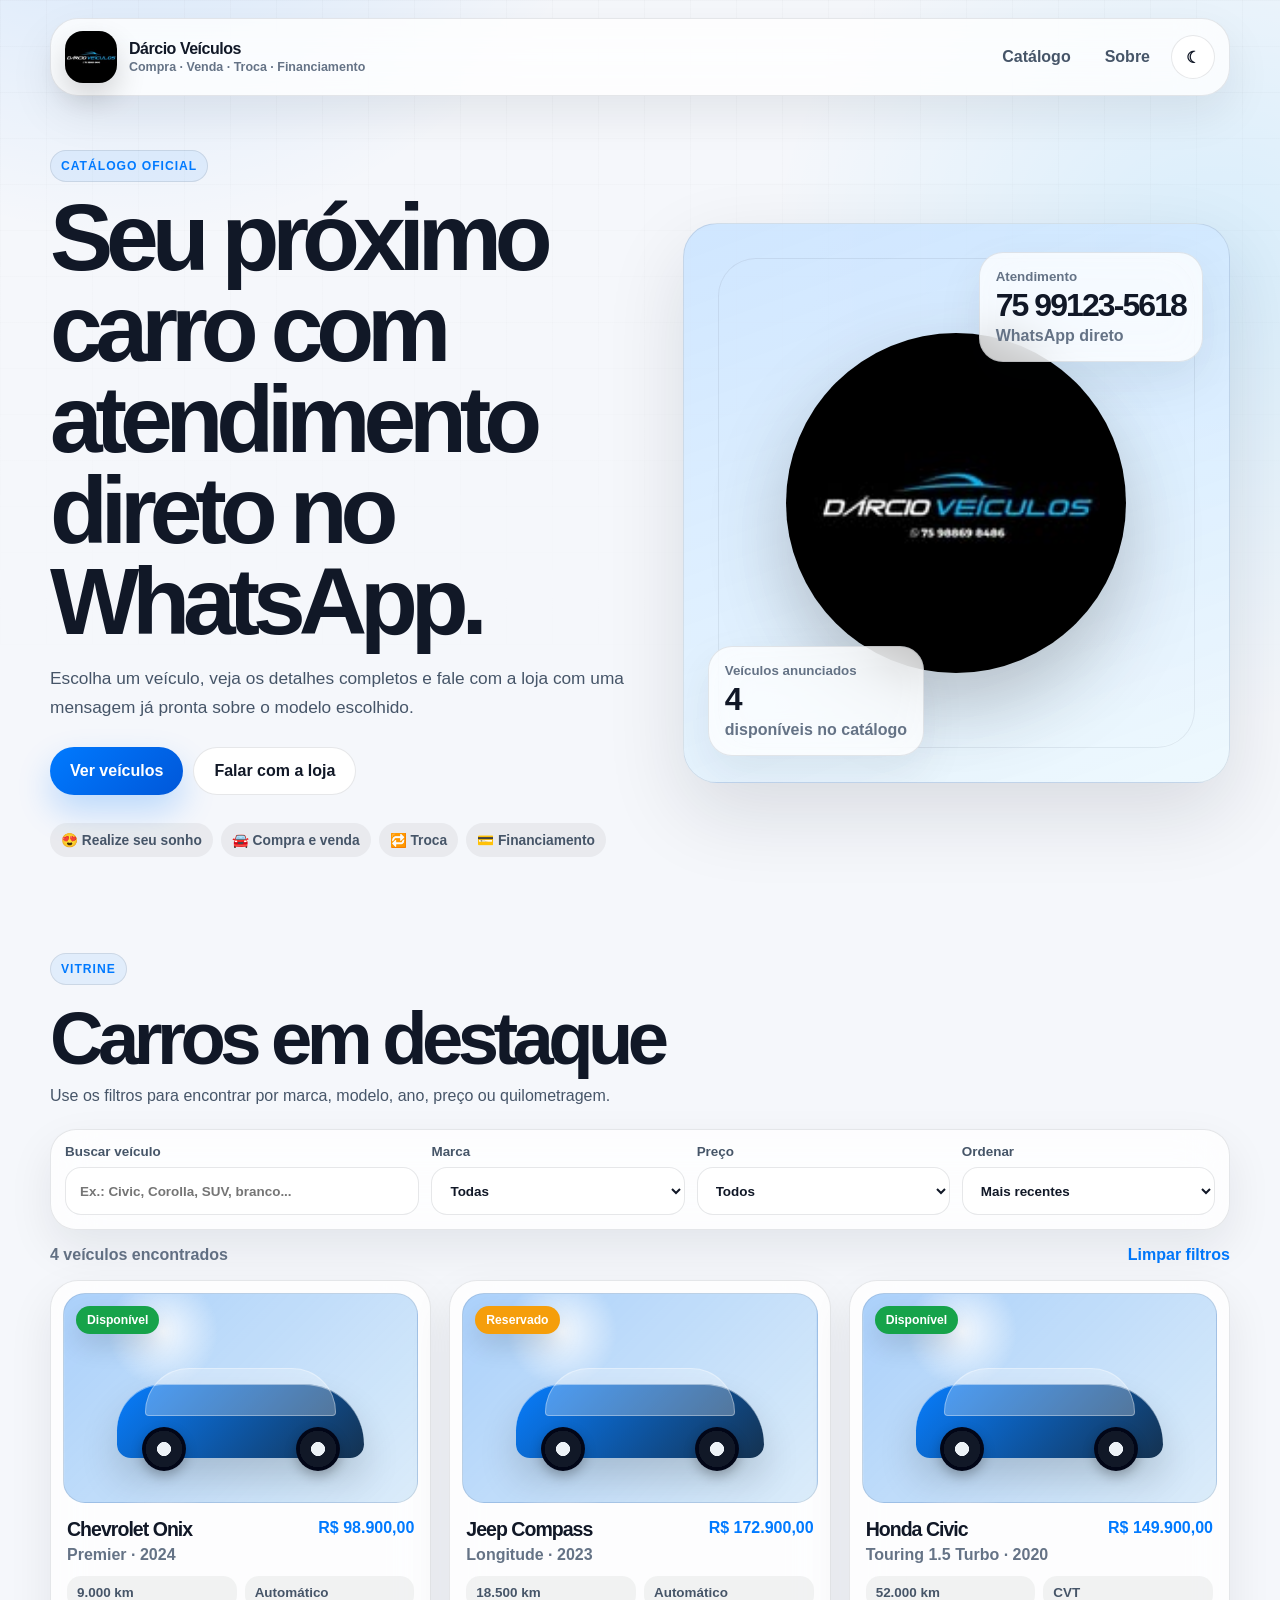
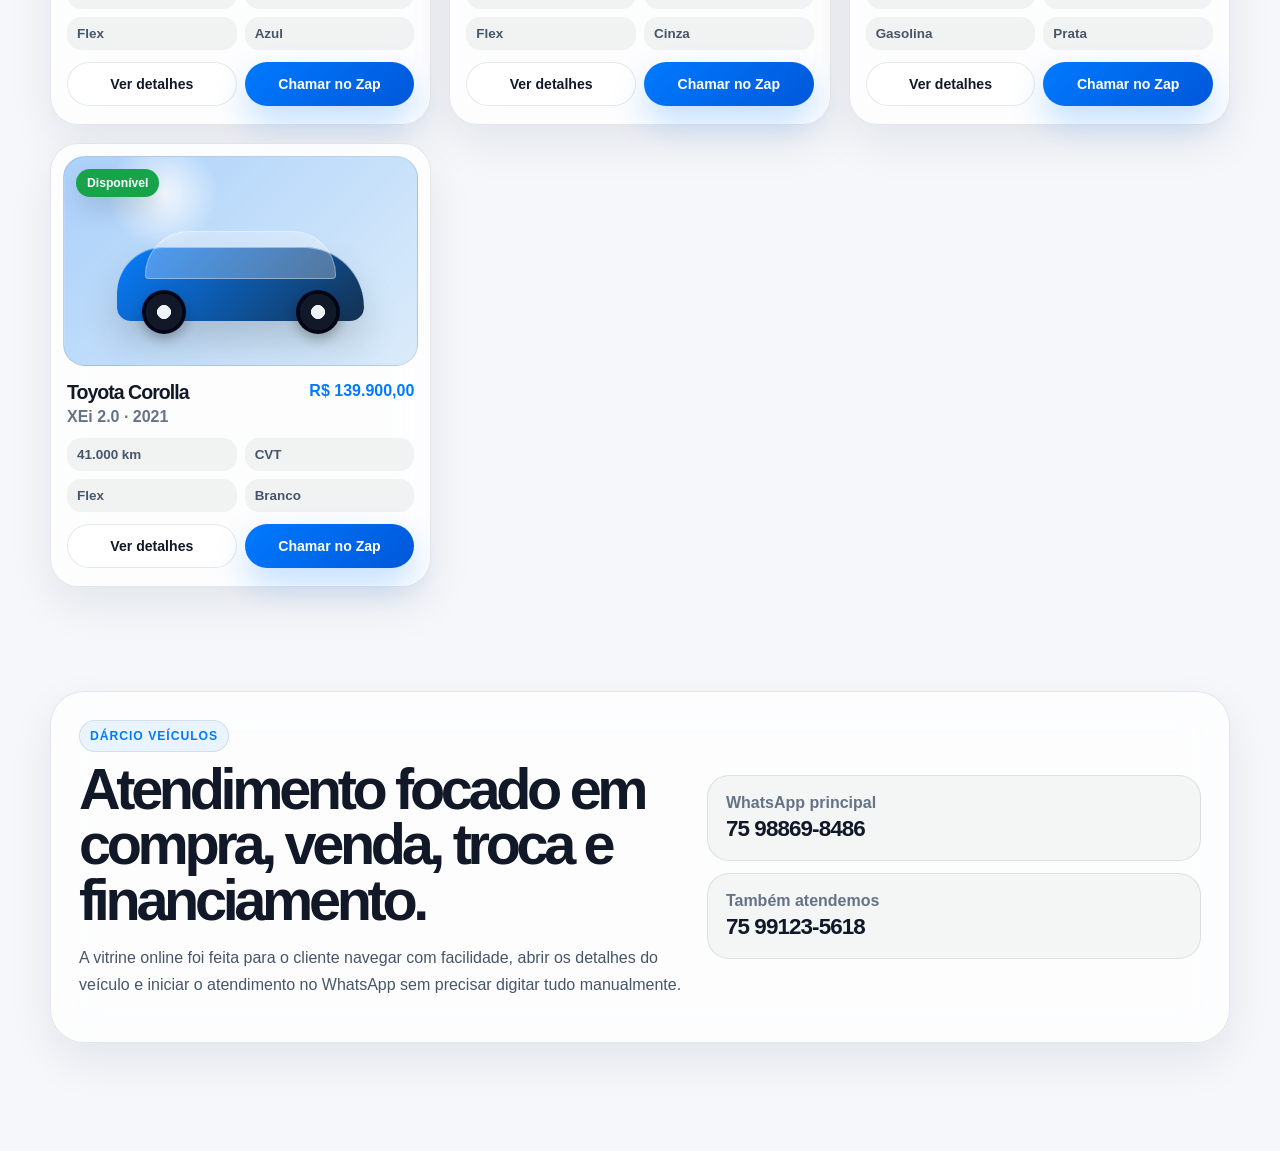
<file: index.html>
<!DOCTYPE html>
<html lang="pt-BR">
<head>
  <meta charset="UTF-8" />
  <meta name="viewport" content="width=device-width, initial-scale=1.0" />
  <meta name="description" content="Catálogo online da Dárcio Veículos com carros para compra, venda, troca e financiamento." />
  <title>Dárcio Veículos | Catálogo</title>
  <link rel="icon" href="assets/logo-darcio.png" />
  <link rel="stylesheet" href="css/styles.css" />
  <script src="js/store.js" defer></script>
  <script src="js/catalogo.js" defer></script>
</head>
<body data-page="catalogo">
  <div class="public-shell">
    <header class="site-header glass">
      <a class="brand" href="index.html" aria-label="Página inicial Dárcio Veículos">
        <img src="assets/logo-darcio.png" alt="Logo Dárcio Veículos" />
        <span>
          <strong>Dárcio Veículos</strong>
          <small>Compra · Venda · Troca · Financiamento</small>
        </span>
      </a>

      <nav class="public-nav" aria-label="Navegação do catálogo">
        <a href="#catalogo">Catálogo</a>
        <a href="#sobre">Sobre</a>
        <button class="icon-button" id="themeToggle" type="button" aria-label="Alternar tema">☾</button>
      </nav>
    </header>

    <main>
      <section class="hero client-hero">
        <div class="hero-copy reveal">
          <span class="eyebrow">Catálogo oficial</span>
          <h1>Seu próximo carro com atendimento direto no WhatsApp.</h1>
          <p>
            Escolha um veículo, veja os detalhes completos e fale com a loja com uma mensagem já pronta sobre o modelo escolhido.
          </p>
          <div class="hero-actions">
            <a class="primary" href="#catalogo">Ver veículos</a>
            <a class="secondary" id="heroWhatsapp" href="#" target="_blank" rel="noopener">Falar com a loja</a>
          </div>
          <div class="pill-row" aria-label="Serviços da loja">
            <span>😍 Realize seu sonho</span>
            <span>🚘 Compra e venda</span>
            <span>🔁 Troca</span>
            <span>💳 Financiamento</span>
          </div>
        </div>

        <div class="hero-media reveal">
          <img src="assets/logo-darcio.png" alt="Dárcio Veículos" class="hero-logo" />
          <div class="hero-card floating">
            <small>Veículos anunciados</small>
            <strong id="heroPublicCount">0</strong>
            <span>disponíveis no catálogo</span>
          </div>
          <div class="hero-card compact-card">
            <small>Atendimento</small>
            <strong id="heroPhone">75 98869-8486</strong>
            <span>WhatsApp direto</span>
          </div>
        </div>
      </section>

      <section class="section" id="catalogo">
        <div class="section-heading reveal">
          <span class="eyebrow">Vitrine</span>
          <h2>Carros em destaque</h2>
          <p>Use os filtros para encontrar por marca, modelo, ano, preço ou quilometragem.</p>
        </div>

        <div class="filters glass reveal" role="search">
          <label class="search-field" for="searchInput">
            <span>Buscar veículo</span>
            <input id="searchInput" type="search" placeholder="Ex.: Civic, Corolla, SUV, branco..." autocomplete="off" />
          </label>

          <label for="brandFilter">
            <span>Marca</span>
            <select id="brandFilter"></select>
          </label>

          <label for="priceFilter">
            <span>Preço</span>
            <select id="priceFilter">
              <option value="todos">Todos</option>
              <option value="ate-80000">Até R$ 80 mil</option>
              <option value="80000-120000">R$ 80 a 120 mil</option>
              <option value="120000-160000">R$ 120 a 160 mil</option>
              <option value="acima-160000">Acima de R$ 160 mil</option>
            </select>
          </label>

          <label for="sortFilter">
            <span>Ordenar</span>
            <select id="sortFilter">
              <option value="recentes">Mais recentes</option>
              <option value="menor-preco">Menor preço</option>
              <option value="maior-preco">Maior preço</option>
              <option value="ano">Ano mais novo</option>
              <option value="km">Menor KM</option>
            </select>
          </label>
        </div>

        <div class="result-line">
          <span id="resultCount">0 veículos encontrados</span>
          <button class="text-button" id="clearFilters" type="button">Limpar filtros</button>
        </div>

        <div class="catalog-grid" id="catalogGrid"></div>
        <div class="empty-state" id="emptyCatalog" hidden>
          <strong>Nenhum veículo encontrado.</strong>
          <p>Tente limpar os filtros ou entre em contato com a loja para consultar novas oportunidades.</p>
        </div>
      </section>

      <section class="section about-public" id="sobre">
        <div class="about-panel glass reveal">
          <div>
            <span class="eyebrow">Dárcio Veículos</span>
            <h2>Atendimento focado em compra, venda, troca e financiamento.</h2>
            <p>
              A vitrine online foi feita para o cliente navegar com facilidade, abrir os detalhes do veículo e iniciar o atendimento no WhatsApp sem precisar digitar tudo manualmente.
            </p>
          </div>
          <div class="contact-stack">
            <a class="contact-card" id="aboutWhatsapp" href="#" target="_blank" rel="noopener">
              <span>WhatsApp principal</span>
              <strong>75 98869-8486</strong>
            </a>
            <div class="contact-card">
              <span>Também atendemos</span>
              <strong>75 99123-5618</strong>
            </div>
          </div>
        </div>
      </section>
    </main>
  </div>

  <div class="toast" id="toast" role="status" aria-live="polite"></div>
</body>
</html>
</file>
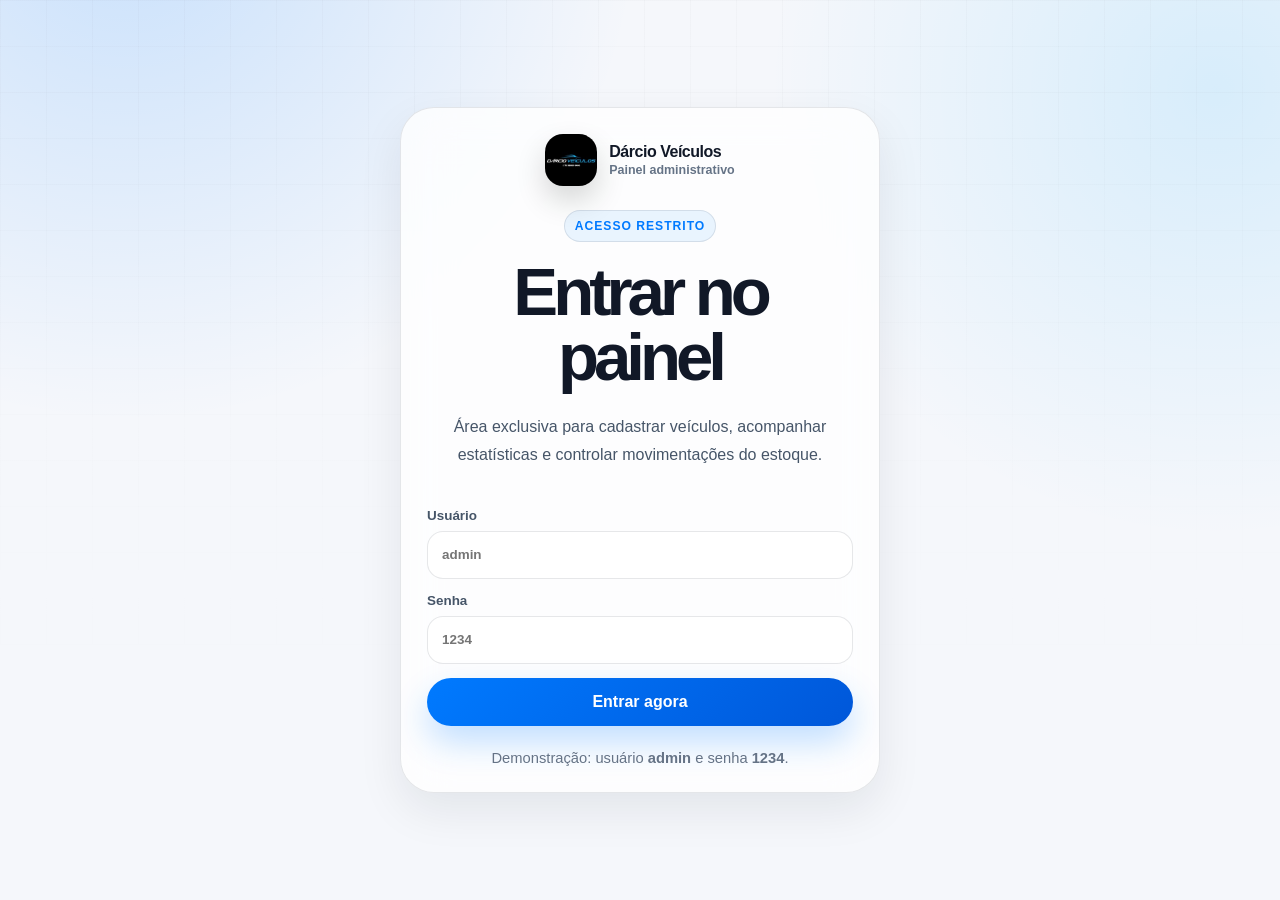
<file: admin.html>
<!DOCTYPE html>
<html lang="pt-BR">
<head>
  <meta charset="UTF-8" />
  <meta name="viewport" content="width=device-width, initial-scale=1.0" />
  <meta name="robots" content="noindex" />
  <title>Dárcio Veículos | Painel Admin</title>
  <link rel="icon" href="assets/logo-darcio.png" />
  <link rel="stylesheet" href="css/styles.css" />
  <script src="js/store.js" defer></script>
  <script src="js/admin.js" defer></script>
</head>
<body data-page="admin">
  <div class="admin-shell">
    <aside class="sidebar glass">
      <a class="brand" href="admin.html" aria-label="Painel Dárcio Veículos">
        <img src="assets/logo-darcio.png" alt="Logo Dárcio Veículos" />
        <span>
          <strong>Dárcio Veículos</strong>
          <small>Admin do estoque</small>
        </span>
      </a>

      <nav class="admin-menu" aria-label="Menu do painel">
        <button class="menu-link active" data-view="dashboard" type="button">Dashboard</button>
        <button class="menu-link" data-view="cadastro" type="button">Cadastrar veículo</button>
        <button class="menu-link" data-view="veiculos" type="button">Veículos</button>
        <button class="menu-link" data-view="movimentos" type="button">Movimentações</button>
        <button class="menu-link" data-view="backup" type="button">Backup</button>
      </nav>

      <div class="sidebar-footer">
        <a class="secondary full" href="index.html" target="_blank" rel="noopener">Ver catálogo</a>
        <button class="ghost full" id="logoutBtn" type="button">Sair do painel</button>
        <button class="icon-button" id="themeToggle" type="button" aria-label="Alternar tema">☾</button>
      </div>
    </aside>

    <main class="admin-main">
      <header class="admin-topbar glass">
        <div>
          <span class="eyebrow">Painel administrativo</span>
          <h1 id="adminTitle">Dashboard</h1>
        </div>
        <button class="primary" id="newVehicleShortcut" type="button">+ Novo veículo</button>
      </header>

      <section class="admin-view is-visible" id="view-dashboard">
        <div class="stats-grid">
          <article class="stat-card glass"><span>Total</span><strong id="statTotal">0</strong><small>veículos cadastrados</small></article>
          <article class="stat-card glass"><span>Disponíveis</span><strong id="statAvailable">0</strong><small>prontos para venda</small></article>
          <article class="stat-card glass"><span>Reservados</span><strong id="statReserved">0</strong><small>em negociação</small></article>
          <article class="stat-card glass"><span>Vendidos</span><strong id="statSold">0</strong><small>histórico de vendas</small></article>
          <article class="stat-card glass"><span>Valor anunciado</span><strong id="statStockValue">R$ 0</strong><small>estoque ativo</small></article>
          <article class="stat-card glass"><span>Lucro estimado</span><strong id="statProfit">R$ 0</strong><small>sobre veículos ativos</small></article>
        </div>

        <div class="dashboard-layout">
          <article class="panel glass">
            <div class="panel-title">
              <h2>Status do estoque</h2>
              <span>tempo real</span>
            </div>
            <div id="statusBars" class="status-bars"></div>
          </article>

          <article class="panel glass">
            <div class="panel-title">
              <h2>Resumo financeiro</h2>
              <span>valores</span>
            </div>
            <div class="finance-list">
              <div><span>Investimento ativo</span><strong id="investmentValue">R$ 0</strong></div>
              <div><span>Ticket médio anunciado</span><strong id="averageTicket">R$ 0</strong></div>
              <div><span>Maior valor anunciado</span><strong id="highestPrice">R$ 0</strong></div>
              <div><span>Menor valor anunciado</span><strong id="lowestPrice">R$ 0</strong></div>
            </div>
          </article>

          <article class="panel glass wide">
            <div class="panel-title">
              <h2>Últimas movimentações</h2>
              <span>auditoria</span>
            </div>
            <div id="recentMovements" class="timeline"></div>
          </article>
        </div>
      </section>

      <section class="admin-view" id="view-cadastro">
        <div class="form-page-grid">
          <form class="panel glass vehicle-form" id="vehicleForm">
            <div class="panel-title">
              <h2 id="formTitle">Novo veículo</h2>
              <span id="formMode">cadastro</span>
            </div>

            <input id="vehicleId" type="hidden" />

            <div class="form-grid">
              <label>Marca
                <input id="brand" type="text" placeholder="Ex.: Toyota" required />
              </label>
              <label>Modelo
                <input id="model" type="text" placeholder="Ex.: Corolla" required />
              </label>
              <label>Versão
                <input id="version" type="text" placeholder="Ex.: XEi 2.0" />
              </label>
              <label>Ano
                <input id="year" type="number" min="1950" max="2100" placeholder="2024" required />
              </label>
              <label>Valor de compra
                <input id="purchasePrice" type="number" min="0" step="100" placeholder="90000" />
              </label>
              <label>Valor anunciado
                <input id="price" type="number" min="0" step="100" placeholder="99900" required />
              </label>
              <label>Quilometragem
                <input id="mileage" type="number" min="0" step="1" placeholder="32000" required />
              </label>
              <label>Cor
                <input id="color" type="text" placeholder="Branco" required />
              </label>
              <label>Placa
                <input id="plate" type="text" placeholder="ABC1D23" />
              </label>
              <label>Status
                <select id="status" required>
                  <option>Disponível</option>
                  <option>Reservado</option>
                  <option>Vendido</option>
                  <option>Manutenção</option>
                </select>
              </label>
              <label>Combustível
                <select id="fuel" required>
                  <option>Flex</option>
                  <option>Gasolina</option>
                  <option>Diesel</option>
                  <option>Híbrido</option>
                  <option>Elétrico</option>
                </select>
              </label>
              <label>Câmbio
                <select id="transmission" required>
                  <option>Automático</option>
                  <option>Manual</option>
                  <option>CVT</option>
                </select>
              </label>
              <label>Carroceria
                <select id="bodyType" required>
                  <option>Sedan</option>
                  <option>Hatch</option>
                  <option>SUV</option>
                  <option>Picape</option>
                  <option>Coupe</option>
                  <option>Minivan</option>
                </select>
              </label>
              <label>Imagem do veículo
                <input id="image" type="url" placeholder="Cole a URL da imagem" />
              </label>
              <label>Exibir no catálogo?
                <select id="isPublic">
                  <option value="true">Sim</option>
                  <option value="false">Não</option>
                </select>
              </label>
              <label>Data de entrada
                <input id="entryDate" type="date" />
              </label>
            </div>

            <label>Opcionais
              <input id="features" type="text" placeholder="Airbag, multimídia, câmera de ré, bancos em couro" />
            </label>

            <label>Descrição
              <textarea id="description" rows="4" placeholder="Estado de conservação, revisões, diferenciais, condições de financiamento..."></textarea>
            </label>

            <div class="form-actions">
              <button class="primary" type="submit">Salvar veículo</button>
              <button class="secondary" id="clearFormBtn" type="button">Limpar</button>
            </div>
          </form>

          <article class="panel glass helper-panel">
            <div class="panel-title">
              <h2>Publicação inteligente</h2>
              <span>catálogo</span>
            </div>
            <p>Ao marcar um veículo como <strong>Disponível</strong> ou <strong>Reservado</strong>, ele pode aparecer na vitrine do cliente. Veículos <strong>Vendidos</strong> ou em <strong>Manutenção</strong> são ocultados automaticamente.</p>
            <p>Use o campo <strong>Exibir no catálogo?</strong> quando quiser manter um carro cadastrado, mas fora da área pública.</p>
          </article>
        </div>
      </section>

      <section class="admin-view" id="view-veiculos">
        <div class="inventory-grid">
          <div class="panel glass table-panel">
            <div class="panel-title stacked-title">
              <div>
                <h2>Estoque completo</h2>
                <span id="adminCount">0 registros</span>
              </div>
              <div class="mini-filters">
                <input id="adminSearch" type="search" placeholder="Buscar no estoque..." />
                <select id="adminStatusFilter">
                  <option value="todos">Todos</option>
                  <option>Disponível</option>
                  <option>Reservado</option>
                  <option>Vendido</option>
                  <option>Manutenção</option>
                </select>
              </div>
            </div>
            <div class="table-wrap">
              <table>
                <thead>
                  <tr>
                    <th>Veículo</th>
                    <th>Valores</th>
                    <th>Status</th>
                    <th>Catálogo</th>
                    <th>Ações</th>
                  </tr>
                </thead>
                <tbody id="vehicleTable"></tbody>
              </table>
            </div>
          </div>
        </div>
      </section>

      <section class="admin-view" id="view-movimentos">
        <div class="movement-grid">
          <form class="panel glass movement-form" id="movementForm">
            <div class="panel-title">
              <h2>Nova movimentação</h2>
              <span>histórico</span>
            </div>
            <label>Veículo
              <select id="movementVehicle" required></select>
            </label>
            <label>Tipo
              <select id="movementType" required>
                <option>Entrada</option>
                <option>Reserva</option>
                <option>Venda</option>
                <option>Manutenção</option>
                <option>Disponibilização</option>
                <option>Saída</option>
                <option>Edição</option>
              </select>
            </label>
            <label>Observação
              <textarea id="movementNote" rows="5" placeholder="Ex.: cliente reservou, veículo vendido, revisão finalizada..."></textarea>
            </label>
            <button class="primary full" type="submit">Registrar movimentação</button>
          </form>

          <div class="panel glass table-panel">
            <div class="panel-title">
              <h2>Histórico completo</h2>
              <span id="movementCount">0 registros</span>
            </div>
            <div class="table-wrap">
              <table>
                <thead>
                  <tr>
                    <th>Data</th>
                    <th>Veículo</th>
                    <th>Tipo</th>
                    <th>Observação</th>
                  </tr>
                </thead>
                <tbody id="movementTable"></tbody>
              </table>
            </div>
          </div>
        </div>
      </section>

      <section class="admin-view" id="view-backup">
        <div class="backup-grid">
          <article class="panel glass">
            <div class="panel-title">
              <h2>Exportar dados</h2>
              <span>JSON</span>
            </div>
            <p>Gere um backup com veículos e movimentações salvos no navegador.</p>
            <button class="primary" id="exportBtn" type="button">Exportar backup</button>
          </article>

          <article class="panel glass">
            <div class="panel-title">
              <h2>Importar dados</h2>
              <span>restaurar</span>
            </div>
            <p>Importe um arquivo JSON exportado por este painel.</p>
            <label class="secondary import-box" for="importInput">Selecionar arquivo JSON</label>
            <input id="importInput" type="file" accept="application/json" hidden />
          </article>

          <article class="panel glass danger-panel">
            <div class="panel-title">
              <h2>Restaurar demonstração</h2>
              <span>cuidado</span>
            </div>
            <p>Apaga os dados atuais do navegador e recarrega os veículos de exemplo.</p>
            <button class="danger-button" id="resetDemoBtn" type="button">Restaurar dados de exemplo</button>
          </article>
        </div>
      </section>
    </main>
  </div>

  <div class="toast" id="toast" role="status" aria-live="polite"></div>
</body>
</html>
</file>
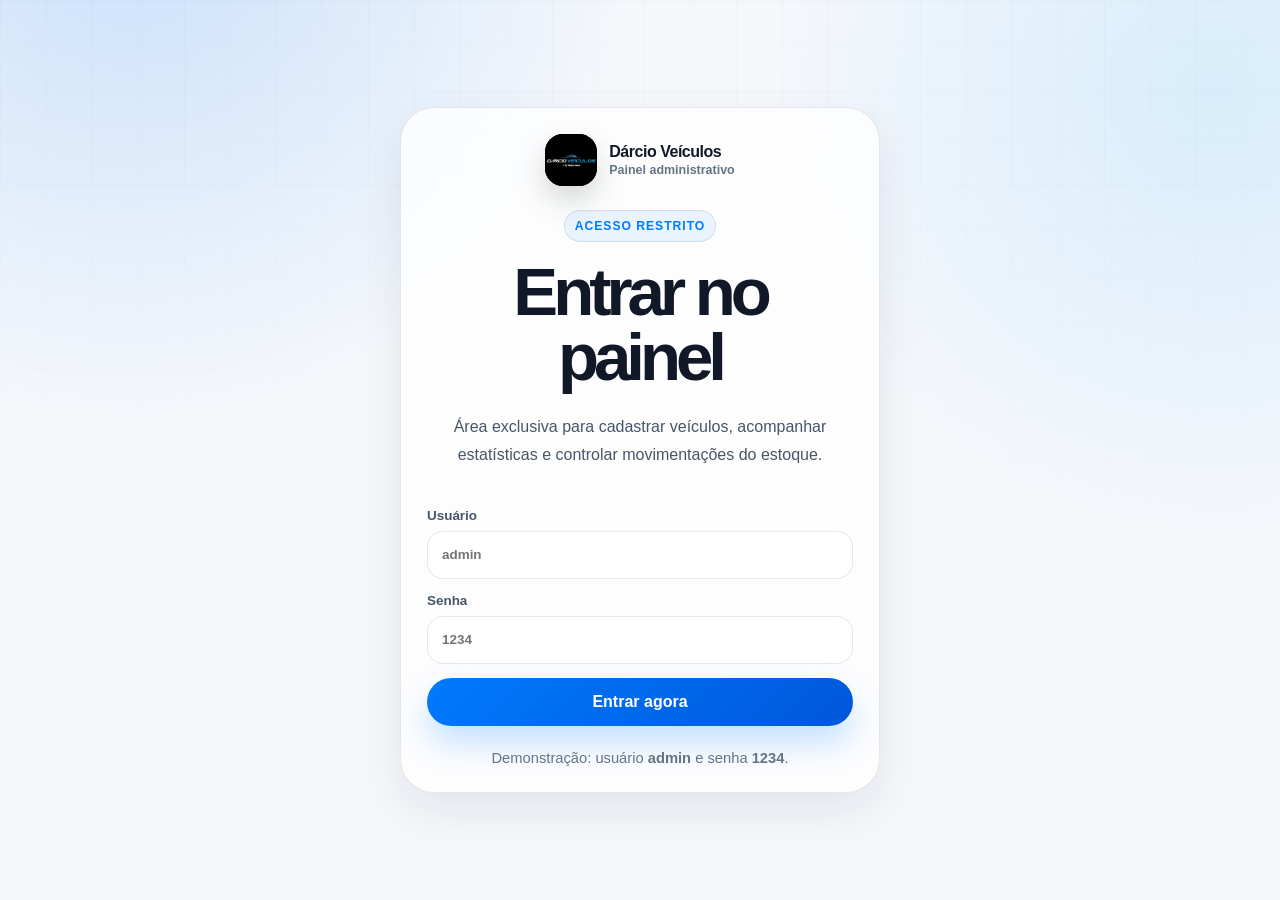
<file: login.html>
<!DOCTYPE html>
<html lang="pt-BR">
<head>
  <meta charset="UTF-8" />
  <meta name="viewport" content="width=device-width, initial-scale=1.0" />
  <meta name="robots" content="noindex" />
  <title>Dárcio Veículos | Login Admin</title>
  <link rel="icon" href="assets/logo-darcio.png" />
  <link rel="stylesheet" href="css/styles.css" />
  <script src="js/store.js" defer></script>
  <script src="js/login.js" defer></script>
</head>
<body data-page="login">
  <main class="login-page">
    <section class="login-card glass reveal">
      <a class="brand centered" href="index.html" aria-label="Voltar ao catálogo">
        <img src="assets/logo-darcio.png" alt="Logo Dárcio Veículos" />
        <span>
          <strong>Dárcio Veículos</strong>
          <small>Painel administrativo</small>
        </span>
      </a>

      <div class="login-copy">
        <span class="eyebrow">Acesso restrito</span>
        <h1>Entrar no painel</h1>
        <p>Área exclusiva para cadastrar veículos, acompanhar estatísticas e controlar movimentações do estoque.</p>
      </div>

      <form id="loginForm" class="auth-form">
        <label for="username">Usuário
          <input id="username" type="text" autocomplete="username" placeholder="admin" required />
        </label>
        <label for="password">Senha
          <input id="password" type="password" autocomplete="current-password" placeholder="1234" required />
        </label>
        <button class="primary full" type="submit">Entrar agora</button>
      </form>

      <p class="login-helper">Demonstração: usuário <strong>admin</strong> e senha <strong>1234</strong>.</p>
    </section>
  </main>

  <div class="toast" id="toast" role="status" aria-live="polite"></div>
</body>
</html>
</file>
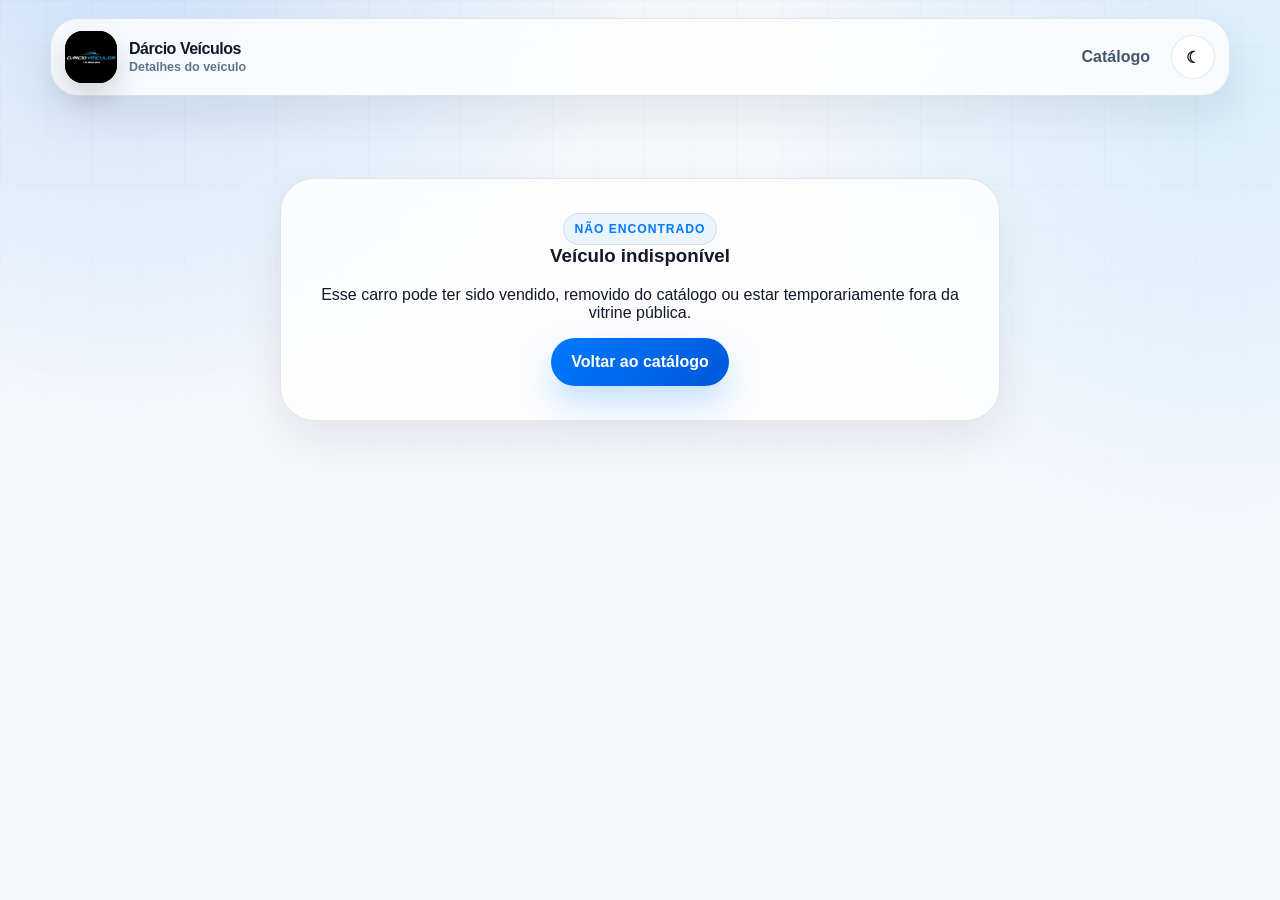
<file: veiculo.html>
<!DOCTYPE html>
<html lang="pt-BR">
<head>
  <meta charset="UTF-8" />
  <meta name="viewport" content="width=device-width, initial-scale=1.0" />
  <meta name="description" content="Detalhes do veículo anunciado pela Dárcio Veículos." />
  <title>Dárcio Veículos | Detalhes do Veículo</title>
  <link rel="icon" href="assets/logo-darcio.png" />
  <link rel="stylesheet" href="css/styles.css" />
  <script src="js/store.js" defer></script>
  <script src="js/detalhes.js" defer></script>
</head>
<body data-page="detalhes">
  <div class="public-shell">
    <header class="site-header glass">
      <a class="brand" href="index.html" aria-label="Voltar ao catálogo">
        <img src="assets/logo-darcio.png" alt="Logo Dárcio Veículos" />
        <span>
          <strong>Dárcio Veículos</strong>
          <small>Detalhes do veículo</small>
        </span>
      </a>

      <nav class="public-nav" aria-label="Navegação">
        <a href="index.html#catalogo">Catálogo</a>
        <button class="icon-button" id="themeToggle" type="button" aria-label="Alternar tema">☾</button>
      </nav>
    </header>

    <main>
      <section class="section detail-section" id="detailRoot"></section>
    </main>
  </div>

  <div class="toast" id="toast" role="status" aria-live="polite"></div>
</body>
</html>
</file>
<file: css/styles.css>
:root {
  --bg: #f5f7fb;
  --surface: rgba(255, 255, 255, 0.78);
  --surface-solid: #ffffff;
  --surface-2: #edf2f9;
  --text: #111827;
  --muted: #657386;
  --muted-strong: #465568;
  --line: rgba(17, 24, 39, 0.10);
  --accent: #007aff;
  --accent-2: #00a3ff;
  --accent-dark: #0057d9;
  --green: #16a34a;
  --orange: #f59e0b;
  --red: #ef4444;
  --purple: #7c3aed;
  --shadow: 0 30px 80px rgba(15, 23, 42, 0.12);
  --shadow-soft: 0 18px 45px rgba(15, 23, 42, 0.08);
  --radius-xl: 34px;
  --radius-lg: 26px;
  --radius-md: 18px;
  --radius-sm: 12px;
  --font: -apple-system, BlinkMacSystemFont, "SF Pro Display", "Segoe UI", Roboto, Arial, sans-serif;
}

[data-theme="dark"] {
  --bg: #080b10;
  --surface: rgba(18, 22, 30, 0.76);
  --surface-solid: #121620;
  --surface-2: #171d29;
  --text: #f8fafc;
  --muted: #a4afbf;
  --muted-strong: #d4dbe7;
  --line: rgba(255, 255, 255, 0.12);
  --shadow: 0 30px 90px rgba(0, 0, 0, 0.38);
  --shadow-soft: 0 18px 50px rgba(0, 0, 0, 0.24);
}

* { box-sizing: border-box; }

html { scroll-behavior: smooth; }

body {
  margin: 0;
  min-height: 100vh;
  color: var(--text);
  font-family: var(--font);
  background:
    radial-gradient(circle at 10% -10%, rgba(0, 122, 255, 0.18), transparent 32rem),
    radial-gradient(circle at 95% 10%, rgba(0, 163, 255, 0.12), transparent 28rem),
    var(--bg);
}

body::before {
  content: "";
  position: fixed;
  inset: 0;
  z-index: -1;
  pointer-events: none;
  background-image:
    linear-gradient(rgba(127,127,127,0.035) 1px, transparent 1px),
    linear-gradient(90deg, rgba(127,127,127,0.035) 1px, transparent 1px);
  background-size: 46px 46px;
  mask-image: linear-gradient(to bottom, black, transparent 76%);
}

img { max-width: 100%; display: block; }

a { color: inherit; text-decoration: none; }

button, input, select, textarea { font: inherit; }

button { user-select: none; }

.public-shell {
  width: min(1180px, calc(100% - 28px));
  margin: 0 auto;
  padding: 18px 0 56px;
}

.glass {
  border: 1px solid var(--line);
  background: var(--surface);
  backdrop-filter: blur(24px);
  box-shadow: var(--shadow-soft);
}

.site-header {
  position: sticky;
  top: 14px;
  z-index: 30;
  display: flex;
  align-items: center;
  justify-content: space-between;
  gap: 18px;
  min-height: 78px;
  padding: 12px 14px;
  border-radius: 28px;
}

.brand {
  display: inline-flex;
  align-items: center;
  gap: 12px;
  min-width: 0;
}

.brand.centered { justify-content: center; }

.brand img {
  width: 52px;
  height: 52px;
  object-fit: cover;
  border-radius: 18px;
  background: #000;
  box-shadow: 0 14px 30px rgba(0, 0, 0, 0.16);
}

.brand strong,
.brand small { display: block; }

.brand strong {
  font-size: 1rem;
  letter-spacing: -0.03em;
}

.brand small {
  margin-top: 2px;
  color: var(--muted);
  font-size: 0.78rem;
  font-weight: 650;
}

.public-nav {
  display: flex;
  align-items: center;
  gap: 8px;
}

.public-nav a,
.text-button,
.menu-link {
  border: 0;
  background: transparent;
  color: var(--muted-strong);
  cursor: pointer;
  font-weight: 780;
}

.public-nav a {
  padding: 10px 13px;
  border-radius: 999px;
}

.public-nav a:hover,
.menu-link:hover { background: rgba(127, 127, 127, 0.10); color: var(--text); }

.icon-button,
.primary,
.secondary,
.ghost,
.danger-button {
  display: inline-flex;
  align-items: center;
  justify-content: center;
  border: 0;
  border-radius: 999px;
  cursor: pointer;
  font-weight: 820;
  transition: transform 180ms ease, box-shadow 180ms ease, background 180ms ease, border-color 180ms ease;
}

.icon-button:hover,
.primary:hover,
.secondary:hover,
.ghost:hover,
.danger-button:hover { transform: translateY(-2px); }

.icon-button {
  width: 44px;
  height: 44px;
  color: var(--text);
  border: 1px solid var(--line);
  background: var(--surface-solid);
}

.primary {
  min-height: 48px;
  padding: 0 20px;
  color: white;
  background: linear-gradient(135deg, var(--accent), var(--accent-dark));
  box-shadow: 0 16px 34px rgba(0, 122, 255, 0.24);
}

.secondary,
.ghost {
  min-height: 48px;
  padding: 0 20px;
  color: var(--text);
  border: 1px solid var(--line);
  background: var(--surface-solid);
}

.ghost { background: transparent; min-height: 42px; }

.full { width: 100%; }

.danger-button {
  min-height: 48px;
  padding: 0 18px;
  color: #fff;
  background: linear-gradient(135deg, #ef4444, #b91c1c);
  box-shadow: 0 16px 32px rgba(239, 68, 68, 0.18);
}

.hero {
  display: grid;
  grid-template-columns: 1.05fr 0.95fr;
  gap: 28px;
  align-items: center;
  min-height: calc(100vh - 130px);
  padding: 54px 0 44px;
}

.hero-copy h1,
.section-heading h2,
.about-panel h2,
.login-copy h1,
.admin-topbar h1 {
  margin: 10px 0 0;
  letter-spacing: -0.075em;
  line-height: 0.96;
}

.hero-copy h1 { font-size: clamp(3rem, 7.4vw, 6.8rem); max-width: 820px; }

.hero-copy p,
.section-heading p,
.about-panel p,
.login-copy p,
.panel p {
  color: var(--muted-strong);
  line-height: 1.7;
}

.hero-copy p { max-width: 690px; font-size: 1.08rem; }

.eyebrow {
  display: inline-flex;
  width: max-content;
  align-items: center;
  gap: 8px;
  padding: 8px 10px;
  border: 1px solid var(--line);
  border-radius: 999px;
  color: var(--accent);
  background: rgba(0, 122, 255, 0.08);
  font-size: 0.76rem;
  font-weight: 850;
  letter-spacing: 0.08em;
  text-transform: uppercase;
}

.hero-actions,
.form-actions {
  display: flex;
  flex-wrap: wrap;
  gap: 10px;
  margin-top: 24px;
}

.pill-row {
  display: flex;
  flex-wrap: wrap;
  gap: 8px;
  margin-top: 28px;
}

.pill-row span,
.feature-list span,
.info-pill {
  display: inline-flex;
  align-items: center;
  min-height: 34px;
  padding: 7px 11px;
  border-radius: 999px;
  color: var(--muted-strong);
  background: rgba(127, 127, 127, 0.10);
  font-size: 0.86rem;
  font-weight: 730;
}

.hero-media {
  position: relative;
  display: grid;
  place-items: center;
  min-height: 560px;
  overflow: hidden;
  border: 1px solid var(--line);
  border-radius: var(--radius-xl);
  background:
    linear-gradient(160deg, rgba(0, 122, 255, 0.18), rgba(0, 163, 255, 0.06)),
    var(--surface);
  box-shadow: var(--shadow);
}

.hero-media::before {
  content: "";
  position: absolute;
  inset: 34px;
  border-radius: 38px;
  border: 1px solid var(--line);
  background:
    linear-gradient(90deg, transparent 24%, rgba(255,255,255,0.16) 24.5%, transparent 25%),
    linear-gradient(0deg, transparent 24%, rgba(255,255,255,0.16) 24.5%, transparent 25%);
  background-size: 86px 86px;
  opacity: 0.72;
}

.hero-logo {
  position: relative;
  z-index: 2;
  width: min(340px, 72%);
  aspect-ratio: 1 / 1;
  object-fit: contain;
  border-radius: 50%;
  background: #000;
  padding: 26px;
  box-shadow: 0 34px 80px rgba(0, 0, 0, 0.22);
}

.hero-card {
  position: absolute;
  z-index: 3;
  display: grid;
  gap: 3px;
  min-width: 190px;
  padding: 16px;
  border: 1px solid var(--line);
  border-radius: 24px;
  background: var(--surface);
  backdrop-filter: blur(20px);
  box-shadow: var(--shadow-soft);
}

.hero-card.floating { left: 24px; bottom: 26px; }
.hero-card.compact-card { top: 28px; right: 26px; }

.hero-card small,
.hero-card span,
.stat-card span,
.stat-card small,
.panel-title span { color: var(--muted); font-weight: 720; }

.hero-card strong {
  font-size: 2rem;
  letter-spacing: -0.06em;
}

.section { padding: 52px 0; }

.section-heading {
  display: grid;
  gap: 8px;
  margin-bottom: 20px;
}

.section-heading h2 { font-size: clamp(2.2rem, 5.8vw, 4.9rem); }
.section-heading p { max-width: 740px; margin: 0; }

.filters {
  display: grid;
  grid-template-columns: 1.4fr repeat(3, 1fr);
  gap: 12px;
  padding: 14px;
  border-radius: 26px;
}

label {
  display: grid;
  gap: 8px;
  color: var(--muted-strong);
  font-size: 0.84rem;
  font-weight: 800;
}

input,
select,
textarea {
  width: 100%;
  min-height: 48px;
  padding: 0 14px;
  border: 1px solid var(--line);
  border-radius: 16px;
  outline: none;
  color: var(--text);
  background: rgba(255, 255, 255, 0.72);
  transition: border 180ms ease, box-shadow 180ms ease, background 180ms ease;
}

[data-theme="dark"] input,
[data-theme="dark"] select,
[data-theme="dark"] textarea { background: rgba(255,255,255,0.055); }

textarea {
  min-height: 110px;
  padding-top: 12px;
  resize: vertical;
}

input:focus,
select:focus,
textarea:focus {
  border-color: rgba(0, 122, 255, 0.58);
  box-shadow: 0 0 0 4px rgba(0, 122, 255, 0.14);
}

.result-line {
  display: flex;
  justify-content: space-between;
  gap: 12px;
  margin: 16px 0;
  color: var(--muted);
  font-weight: 760;
}

.text-button { color: var(--accent); padding: 0; }

.catalog-grid {
  display: grid;
  grid-template-columns: repeat(3, minmax(0, 1fr));
  gap: 18px;
}

.car-card {
  display: grid;
  gap: 14px;
  padding: 12px;
  border-radius: 28px;
  transition: transform 220ms ease, box-shadow 220ms ease;
}

.car-card:hover {
  transform: translateY(-6px);
  box-shadow: var(--shadow);
}

.car-photo,
.detail-photo {
  position: relative;
  min-height: 210px;
  overflow: hidden;
  border: 1px solid var(--line);
  border-radius: 22px;
  background:
    radial-gradient(circle at 28% 18%, rgba(255,255,255,0.84), transparent 18%),
    linear-gradient(135deg, rgba(0,122,255,0.28), rgba(0,163,255,0.08)),
    var(--surface-2);
  background-size: cover;
  background-position: center;
}

.car-photo:not(.has-image)::before,
.detail-photo:not(.has-image)::before {
  content: "";
  position: absolute;
  left: 15%;
  right: 15%;
  bottom: 44px;
  height: 74px;
  border-radius: 100px 130px 30px 30px;
  background: linear-gradient(135deg, rgba(0,122,255,0.96), rgba(4,34,65,0.92));
  box-shadow: inset 0 1px 0 rgba(255,255,255,0.45), 0 20px 38px rgba(0,0,0,0.16);
}

.car-photo:not(.has-image)::after,
.detail-photo:not(.has-image)::after {
  content: "";
  position: absolute;
  left: 23%;
  right: 23%;
  bottom: 86px;
  height: 46px;
  border-radius: 90px 90px 8px 8px;
  background: rgba(255,255,255,0.28);
  border: 1px solid rgba(255,255,255,0.35);
}

.wheels {
  position: absolute;
  left: 22%;
  right: 22%;
  bottom: 31px;
  display: flex;
  justify-content: space-between;
}

.wheels span {
  width: 44px;
  height: 44px;
  border-radius: 50%;
  background: radial-gradient(circle, #edf2f7 0 22%, #111827 23% 58%, #020617 59% 100%);
  box-shadow: 0 5px 12px rgba(0,0,0,0.25);
}

.badge {
  position: absolute;
  top: 12px;
  left: 12px;
  z-index: 2;
  display: inline-flex;
  align-items: center;
  gap: 6px;
  padding: 7px 11px;
  border-radius: 999px;
  color: #fff;
  background: var(--accent);
  font-size: 0.76rem;
  font-weight: 850;
  box-shadow: 0 12px 26px rgba(0,0,0,0.12);
}

.badge.disponivel { background: var(--green); }
.badge.reservado { background: var(--orange); }
.badge.vendido { background: var(--red); }
.badge.manutencao { background: var(--purple); }

.car-content { display: grid; gap: 12px; padding: 2px 4px 6px; }

.car-topline {
  display: flex;
  justify-content: space-between;
  gap: 10px;
  align-items: flex-start;
}

.car-title h3,
.panel-title h2,
.stat-card strong,
.detail-info h1 {
  margin: 0;
  letter-spacing: -0.05em;
}

.car-title h3 { font-size: 1.22rem; line-height: 1.1; }
.car-title p { margin: 5px 0 0; color: var(--muted); font-weight: 700; }
.price { color: var(--accent); font-weight: 900; white-space: nowrap; }

.specs {
  display: grid;
  grid-template-columns: repeat(2, minmax(0, 1fr));
  gap: 8px;
}

.specs span {
  padding: 9px 10px;
  border-radius: 14px;
  color: var(--muted-strong);
  background: rgba(127,127,127,0.09);
  font-size: 0.84rem;
  font-weight: 730;
}

.card-actions { display: grid; grid-template-columns: 1fr 1fr; gap: 8px; }
.card-actions .primary,
.card-actions .secondary { min-height: 44px; padding-inline: 10px; font-size: 0.88rem; }

.empty-state {
  padding: 42px;
  text-align: center;
  border: 1px dashed var(--line);
  border-radius: 28px;
  color: var(--muted-strong);
}

.about-panel {
  display: grid;
  grid-template-columns: 1.1fr 0.9fr;
  gap: 24px;
  align-items: center;
  padding: 28px;
  border-radius: var(--radius-xl);
}

.about-panel h2 { font-size: clamp(2rem, 4.5vw, 4.2rem); }
.contact-stack { display: grid; gap: 12px; }
.contact-card {
  display: grid;
  gap: 4px;
  padding: 18px;
  border: 1px solid var(--line);
  border-radius: 22px;
  background: rgba(127,127,127,0.07);
}
.contact-card span { color: var(--muted); font-weight: 720; }
.contact-card strong { font-size: 1.4rem; letter-spacing: -0.04em; }

.detail-section { padding-top: 42px; }
.detail-layout {
  display: grid;
  grid-template-columns: 1fr 0.9fr;
  gap: 22px;
  align-items: start;
}
.detail-photo { min-height: 560px; border-radius: var(--radius-xl); }
.detail-info {
  padding: 26px;
  border-radius: var(--radius-xl);
}
.detail-info h1 { font-size: clamp(2.5rem, 6vw, 5rem); line-height: .95; }
.detail-price { margin: 14px 0; color: var(--accent); font-size: clamp(1.9rem, 4vw, 3rem); font-weight: 900; letter-spacing: -0.06em; }
.detail-description { color: var(--muted-strong); line-height: 1.8; }
.detail-grid {
  display: grid;
  grid-template-columns: repeat(2, minmax(0,1fr));
  gap: 10px;
  margin: 20px 0;
}
.detail-grid div {
  display: grid;
  gap: 4px;
  padding: 13px;
  border-radius: 16px;
  background: rgba(127,127,127,0.08);
}
.detail-grid span { color: var(--muted); font-size: .8rem; font-weight: 780; text-transform: uppercase; letter-spacing: .05em; }
.detail-grid strong { font-size: 1rem; }
.feature-list { display: flex; flex-wrap: wrap; gap: 8px; margin: 16px 0 22px; }
.detail-actions { display: grid; grid-template-columns: 1fr 1fr; gap: 10px; }
.not-found { max-width: 720px; margin: 40px auto; padding: 34px; border-radius: var(--radius-xl); text-align: center; }
.not-found h1 { margin-top: 0; }

.login-page {
  min-height: 100vh;
  display: grid;
  place-items: center;
  padding: 22px;
}
.login-card {
  width: min(480px, 100%);
  display: grid;
  gap: 24px;
  padding: 26px;
  border-radius: var(--radius-xl);
}
.login-copy { text-align: center; display: grid; justify-items: center; gap: 8px; }
.login-copy h1 { font-size: clamp(2.3rem, 10vw, 4.2rem); }
.auth-form { display: grid; gap: 14px; }
.login-helper { margin: 0; color: var(--muted); text-align: center; font-size: .92rem; }

.admin-shell {
  display: grid;
  grid-template-columns: 290px 1fr;
  gap: 18px;
  width: min(1440px, calc(100% - 28px));
  margin: 0 auto;
  padding: 18px 0 56px;
}
.sidebar {
  position: sticky;
  top: 18px;
  display: flex;
  flex-direction: column;
  gap: 22px;
  height: calc(100vh - 36px);
  padding: 16px;
  border-radius: 30px;
}
.admin-menu { display: grid; gap: 8px; }
.menu-link {
  min-height: 46px;
  padding: 0 14px;
  border-radius: 16px;
  text-align: left;
}
.menu-link.active {
  color: #fff;
  background: linear-gradient(135deg, var(--accent), var(--accent-dark));
  box-shadow: 0 14px 28px rgba(0,122,255,0.18);
}
.sidebar-footer { display: grid; gap: 10px; margin-top: auto; }
.admin-main { min-width: 0; display: grid; gap: 18px; }
.admin-topbar {
  position: sticky;
  top: 18px;
  z-index: 20;
  display: flex;
  justify-content: space-between;
  align-items: center;
  gap: 16px;
  min-height: 92px;
  padding: 18px;
  border-radius: 30px;
}
.admin-topbar h1 { font-size: clamp(2rem, 4vw, 3.7rem); }
.admin-view { display: none; }
.admin-view.is-visible { display: block; animation: fadeUp 380ms ease both; }
.stats-grid {
  display: grid;
  grid-template-columns: repeat(3, minmax(0, 1fr));
  gap: 14px;
}
.stat-card {
  display: grid;
  gap: 5px;
  padding: 20px;
  border-radius: 24px;
}
.stat-card strong { font-size: clamp(1.8rem, 4vw, 3rem); }
.dashboard-layout,
.management-grid,
.movement-grid,
.backup-grid {
  display: grid;
  gap: 18px;
  margin-top: 18px;
}
.dashboard-layout { grid-template-columns: repeat(2, minmax(0, 1fr)); }
.management-grid { grid-template-columns: .82fr 1.18fr; align-items: start; }
.movement-grid { grid-template-columns: .72fr 1.28fr; align-items: start; }
.backup-grid { grid-template-columns: repeat(3, minmax(0, 1fr)); }
.panel {
  padding: 22px;
  border-radius: 28px;
}
.panel.wide { grid-column: 1 / -1; }
.panel-title {
  display: flex;
  align-items: center;
  justify-content: space-between;
  gap: 12px;
  margin-bottom: 18px;
}
.panel-title h2 { font-size: 1.28rem; }
.stacked-title { align-items: flex-start; }
.finance-list { display: grid; gap: 10px; }
.finance-list div {
  display: flex;
  justify-content: space-between;
  gap: 12px;
  padding: 13px;
  border-radius: 16px;
  background: rgba(127,127,127,0.08);
}
.finance-list span { color: var(--muted); font-weight: 760; }
.status-bars { display: grid; gap: 14px; }
.status-bar-row { display: grid; gap: 8px; }
.status-label { display: flex; justify-content: space-between; color: var(--muted-strong); font-weight: 780; }
.status-bar { height: 12px; overflow: hidden; border-radius: 999px; background: rgba(127,127,127,0.12); }
.status-bar span { display: block; height: 100%; border-radius: inherit; background: linear-gradient(90deg, var(--accent), rgba(0,163,255,.55)); }
.timeline { display: grid; gap: 10px; }
.timeline-item {
  display: grid;
  grid-template-columns: auto 1fr;
  gap: 12px;
  padding: 13px;
  border-radius: 18px;
  background: rgba(127,127,127,0.08);
}
.timeline-dot {
  width: 12px;
  height: 12px;
  margin-top: 5px;
  border-radius: 50%;
  background: var(--accent);
  box-shadow: 0 0 0 6px rgba(0,122,255,.12);
}
.timeline-item strong,
.timeline-item span { display: block; }
.timeline-item span { margin-top: 3px; color: var(--muted); font-size: .9rem; }
.vehicle-form,
.movement-form { display: grid; gap: 14px; }
.form-grid { display: grid; grid-template-columns: repeat(2, minmax(0, 1fr)); gap: 12px; }
.mini-filters { display: flex; gap: 8px; }
.mini-filters input { min-width: 180px; }
.table-wrap { width: 100%; overflow-x: auto; }
table { width: 100%; min-width: 780px; border-collapse: collapse; }
th, td { padding: 14px 12px; border-bottom: 1px solid var(--line); text-align: left; vertical-align: top; }
th { color: var(--muted); font-size: .76rem; text-transform: uppercase; letter-spacing: .08em; }
td { color: var(--muted-strong); font-size: .92rem; }
td strong { display: block; color: var(--text); }
td small { color: var(--muted); font-weight: 700; }
.action-row { display: flex; flex-wrap: wrap; gap: 6px; }
.action-row button,
.action-row a {
  display: inline-flex;
  align-items: center;
  justify-content: center;
  min-height: 32px;
  padding: 0 10px;
  border: 1px solid var(--line);
  border-radius: 999px;
  color: var(--text);
  background: rgba(127,127,127,0.08);
  cursor: pointer;
  font-weight: 760;
}
.action-row .danger-action { color: var(--red); }
.import-box { width: max-content; cursor: pointer; }
.danger-panel { border-color: rgba(239, 68, 68, .22); }

.toast {
  position: fixed;
  left: 50%;
  bottom: 22px;
  z-index: 80;
  transform: translate(-50%, 20px);
  opacity: 0;
  pointer-events: none;
  width: max-content;
  max-width: min(520px, calc(100% - 28px));
  padding: 14px 18px;
  border: 1px solid var(--line);
  border-radius: 999px;
  color: var(--text);
  background: var(--surface-solid);
  box-shadow: var(--shadow-soft);
  text-align: center;
  font-weight: 780;
  transition: 220ms ease;
}
.toast.show { transform: translate(-50%, 0); opacity: 1; }

.reveal { animation: fadeUp 560ms ease both; }
@keyframes fadeUp { from { opacity: 0; transform: translateY(18px); } to { opacity: 1; transform: translateY(0); } }

@media (max-width: 1120px) {
  .catalog-grid { grid-template-columns: repeat(2, minmax(0,1fr)); }
  .hero { grid-template-columns: 1fr; min-height: auto; }
  .hero-media { min-height: 470px; }
  .admin-shell { grid-template-columns: 1fr; }
  .sidebar { position: static; height: auto; }
  .admin-menu { grid-template-columns: repeat(4, minmax(0,1fr)); }
  .sidebar-footer { grid-template-columns: repeat(3, minmax(0,1fr)); }
  .dashboard-layout,
  .management-grid,
  .movement-grid,
  .about-panel { grid-template-columns: 1fr; }
}

@media (max-width: 760px) {
  .public-shell,
  .admin-shell { width: min(100% - 18px, 1180px); padding-top: 9px; }
  .site-header,
  .admin-topbar { flex-wrap: wrap; border-radius: 24px; top: 9px; }
  .public-nav { width: 100%; justify-content: space-between; }
  .public-nav a { padding-inline: 8px; }
  .hero { padding-top: 32px; }
  .hero-copy h1 { font-size: clamp(2.7rem, 15vw, 5rem); }
  .hero-media { min-height: 380px; }
  .hero-logo { width: min(250px, 68%); }
  .hero-card { position: relative; inset: auto !important; width: calc(100% - 32px); margin-top: 10px; }
  .filters,
  .catalog-grid,
  .detail-layout,
  .detail-grid,
  .stats-grid,
  .backup-grid,
  .form-grid { grid-template-columns: 1fr; }
  .detail-photo { min-height: 340px; }
  .detail-actions,
  .card-actions { grid-template-columns: 1fr; }
  .admin-menu,
  .sidebar-footer { grid-template-columns: 1fr 1fr; }
  .admin-topbar .primary { width: 100%; }
  .stats-grid { gap: 10px; }
  .mini-filters { width: 100%; flex-direction: column; }
  .panel-title { flex-wrap: wrap; }
  .brand small { display: none; }
}

/* Ajustes da versão com páginas administrativas separadas */
.form-page-grid,
.inventory-grid {
  display: grid;
  gap: 18px;
  margin-top: 18px;
  min-width: 0;
}

.form-page-grid {
  grid-template-columns: minmax(0, 1fr) 330px;
  align-items: start;
}

.inventory-grid { grid-template-columns: minmax(0, 1fr); }

.vehicle-form,
.table-panel,
.helper-panel { min-width: 0; }

.vehicle-form .form-grid {
  grid-template-columns: repeat(3, minmax(180px, 1fr));
  gap: 14px;
}

.vehicle-form > label,
.vehicle-form .form-grid label,
.movement-form label { min-width: 0; }

.helper-panel {
  position: sticky;
  top: 128px;
  align-self: start;
}

.helper-panel p { margin: 0 0 12px; }
.helper-panel p:last-child { margin-bottom: 0; }

.admin-menu { grid-template-columns: 1fr; }

@media (max-width: 1120px) {
  .admin-menu { grid-template-columns: repeat(auto-fit, minmax(132px, 1fr)); }
  .form-page-grid { grid-template-columns: 1fr; }
  .helper-panel { position: static; }
  .vehicle-form .form-grid { grid-template-columns: repeat(2, minmax(210px, 1fr)); }
}

@media (max-width: 760px) {
  .vehicle-form .form-grid { grid-template-columns: 1fr; }
  .admin-menu { grid-template-columns: repeat(2, minmax(0, 1fr)); }
  .menu-link { min-height: 44px; padding-inline: 10px; text-align: center; }
  .form-actions .primary,
  .form-actions .secondary { flex: 1 1 180px; }
}

@media (max-width: 460px) {
  .admin-menu,
  .sidebar-footer { grid-template-columns: 1fr; }
  .form-actions .primary,
  .form-actions .secondary { width: 100%; }
}
</file>
